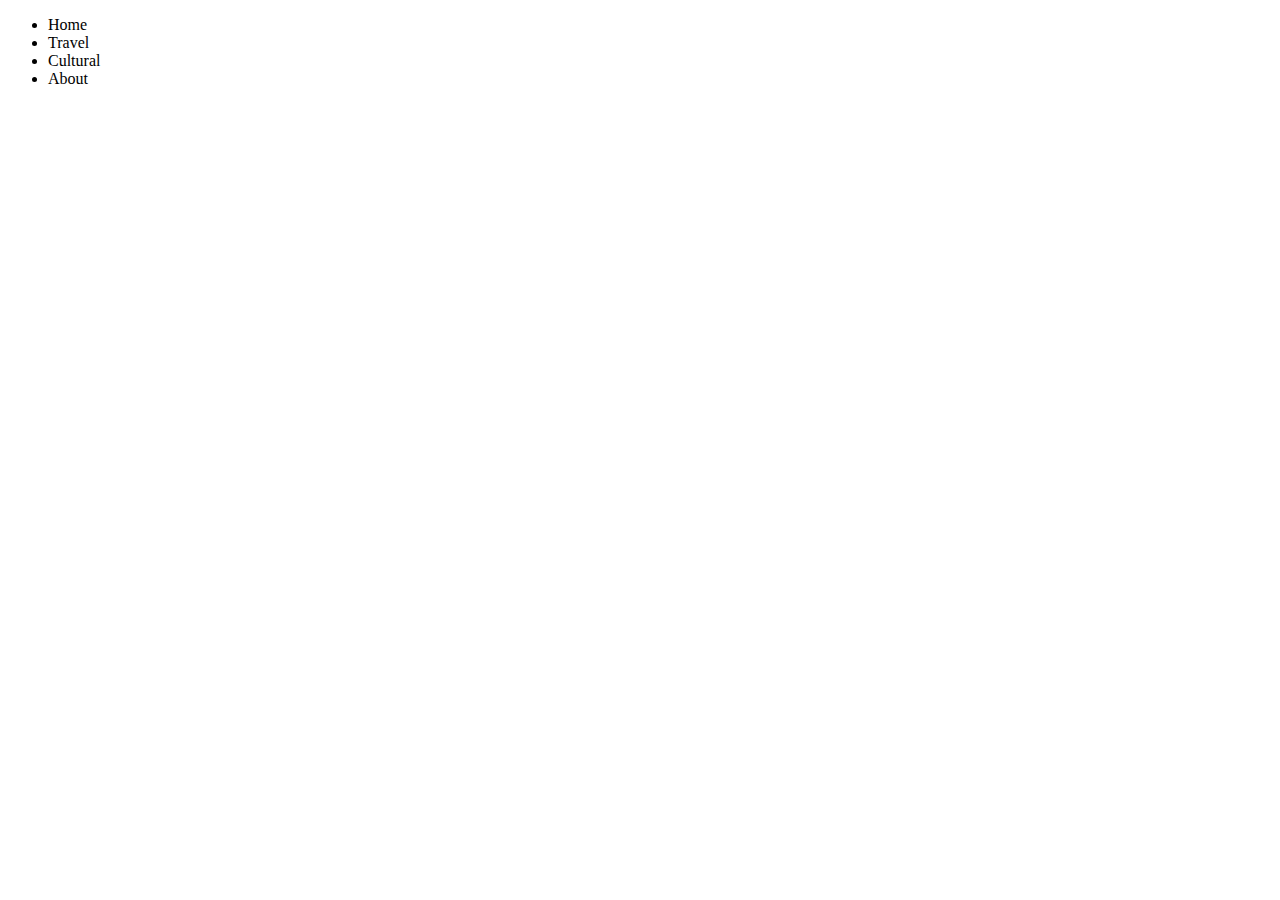
<file: index.html>
<!DOCTYPE html>
<html lang="en">
<head>
    <meta charset="UTF-8">
    <meta name="viewport" content="width=device-width, initial-scale=1.0">
    <title>Home</title>
</head>
<body>
    <header>
        <div class="logo"></div>
        <div class="pages">
            <ul>
                <li>Home</li>
                <li>Travel</li>
                <li>Cultural</li>
                <li>About</li>
            </ul>
        </div>
    </header>
</body>
</html>
</file>
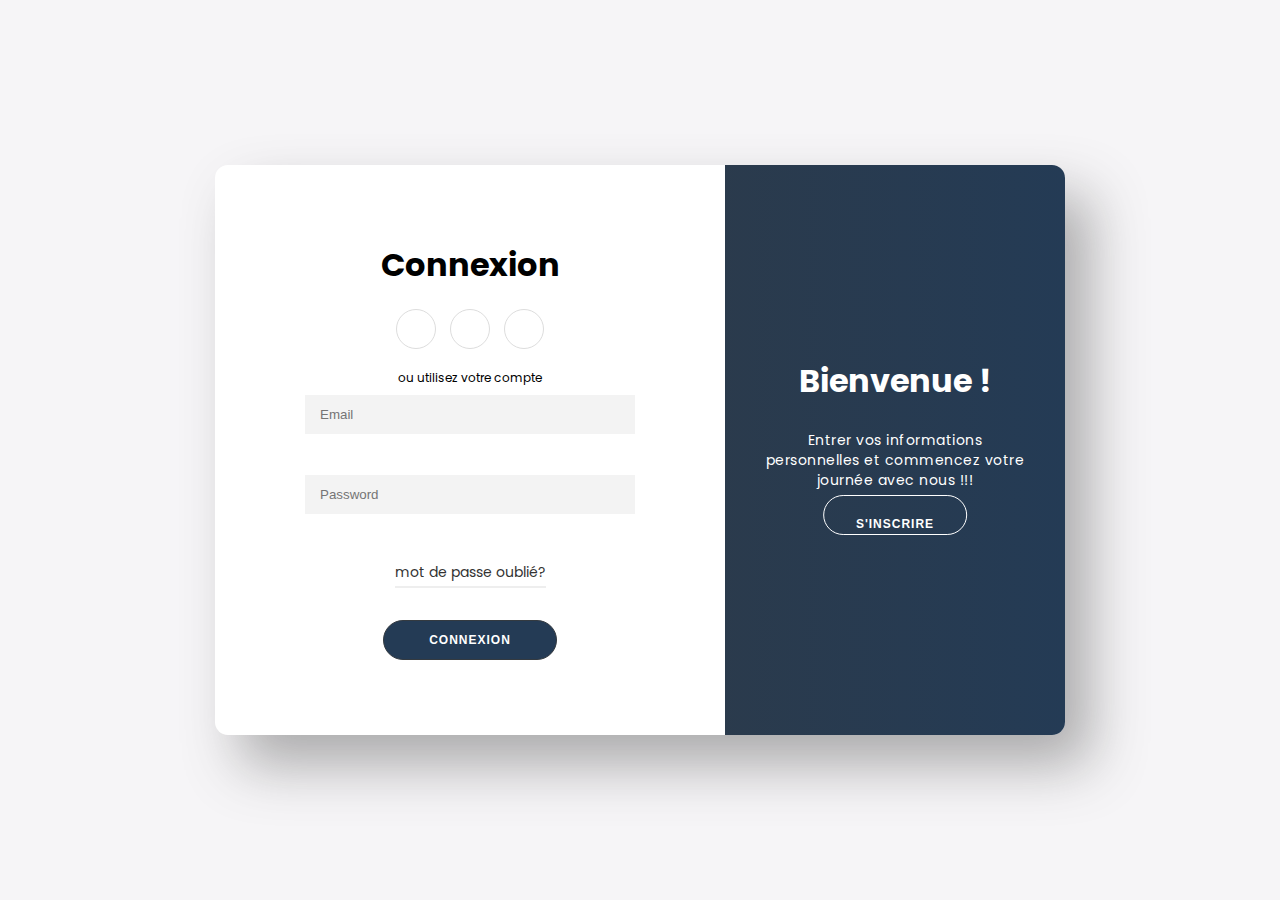
<file: log in/index.html>
<!DOCTYPE html>
<html lang="en">
  <head>
    <meta charset="UTF-8" />
    <meta http-equiv="X-UA-Compatible" content="IE=edge" />
    <meta name="viewport" content="width=device-width, initial-scale=1.0" />
    <title>Connexion</title>
    <!-- font awesome icons -->
    <link
      rel="stylesheet"
      href="https://cdnjs.cloudflare.com/ajax/libs/font-awesome/6.1.1/css/all.min.css"
      integrity="sha512-KfkfwYDsLkIlwQp6LFnl8zNdLGxu9YAA1QvwINks4PhcElQSvqcyVLLD9aMhXd13uQjoXtEKNosOWaZqXgel0g=="
      crossorigin="anonymous"
      referrerpolicy="no-referrer"
    />
    <!-- css stylesheet -->
    <link rel="stylesheet" href="./css/connexion.css" />
    <script defer src="./js/connexion.js"></script>
  </head>
  <body>
    <div class="container" id="container">
      <div class="form-container sign-up-container">
        <form id="form" action="#">
          <h1>Créer un compte</h1>
          <div class="social-container">
            <a href="#" class="social"><i class="fab fa-facebook-f"></i></a>
            <a href="#" class="social"><i class="fab fa-google-plus-g"></i></a>
            <a href="#" class="social"><i class="fab fa-linkedin-in"></i></a>
          </div>
          <span> ou utilisez votre email pour la connexion </span>
          <div class="infield">
            <i class="fa-regular fa-circle-check"></i>
            <i class="fa-solid fa-exclamation"></i>
            <input id="username" type="text" placeholder="Nom" />
            <label></label>
            <small> Message d'erreur</small>
          </div>
          <div class="infield">
            <i class="fa-regular fa-circle-check"></i>
            <i class="fa-solid fa-exclamation"></i>
            <input id="email" type="email" placeholder="Email" name="email" />
            <label></label>
            <small> Message d'erreur</small>
          </div>
          <div class="infield">
            <i class="fa-regular fa-circle-check"></i>
            <i class="fa-solid fa-exclamation"></i>
            <input id="password" type="password" placeholder="Mot de passe" />
            <label></label>
            <small> Message d'erreur</small>
          </div>
          <div class="infield">
            <i class="fa-regular fa-circle-check"></i>
            <i class="fa-solid fa-exclamation"></i>
            <input
              id="password2"
              type="password"
              placeholder="Confirmer le mot de passe"
            />
            <label></label>
            <small> Message d'erreur</small>
          </div>

          <button type="submit">S'inscrire</button>
        </form>
      </div>
      <!--//////////////////////////////////////////////////////////////////////////////////////////////////////////////////////////-->
      <div class="form-container sign-in-container">
        <form id="submitBtn" action="#">
          <h1>Connexion</h1>
          <div class="social-container">
            <a href="#" class="social"><i class="fab fa-facebook-f"></i></a>
            <a href="#" class="social"><i class="fab fa-google-plus-g"></i></a>
            <a href="#" class="social"><i class="fab fa-linkedin-in"></i></a>
          </div>
          <span>ou utilisez votre compte</span>
          <div class="infield">
            <i class="fa-regular fa-circle-check"></i>
            <i class="fa-solid fa-exclamation"></i>
            <input
              id="connectMail"
              type="email"
              placeholder="Email"
              name="email"
            />
            <label></label>
            <small> Message d'erreur</small>
          </div>
          <div class="infield">
            <i class="fa-regular fa-circle-check"></i>
            <i class="fa-solid fa-exclamation"></i>
            <input
              id="connectPassword"
              type="password"
              placeholder="Password"
              name="password"
            />
            <label></label>
            <small> Message d'erreur</small>
          </div>
          <a href="#" class="forgot">mot de passe oublié?</a>
          <!--<button> Sign In</button>-->
          <button type="submit" class="goTo">Connexion</button>
        </form>
      </div>
      <div class="overlay-container" id="overlayCon">
        <div class="overlay">
          <div class="overlay-panel overlay-left">
            <h1>Bon Retour!</h1>
            <p>
              Pour rester connecter avec nous veuillez vous connectez avec vos
              information personnelle
            </p>
            <button>Connexion</button>
          </div>
          <div class="overlay-panel overlay-right">
            <h1>Bienvenue !</h1>
            <p>
              Entrer vos informations personnelles et commencez votre journée
              avec nous !!!
            </p>
            <button>S'inscrire</button>
          </div>
        </div>
        <button id="overlayBtn"></button>
      </div>
    </div>
  </body>
</html>
</file>
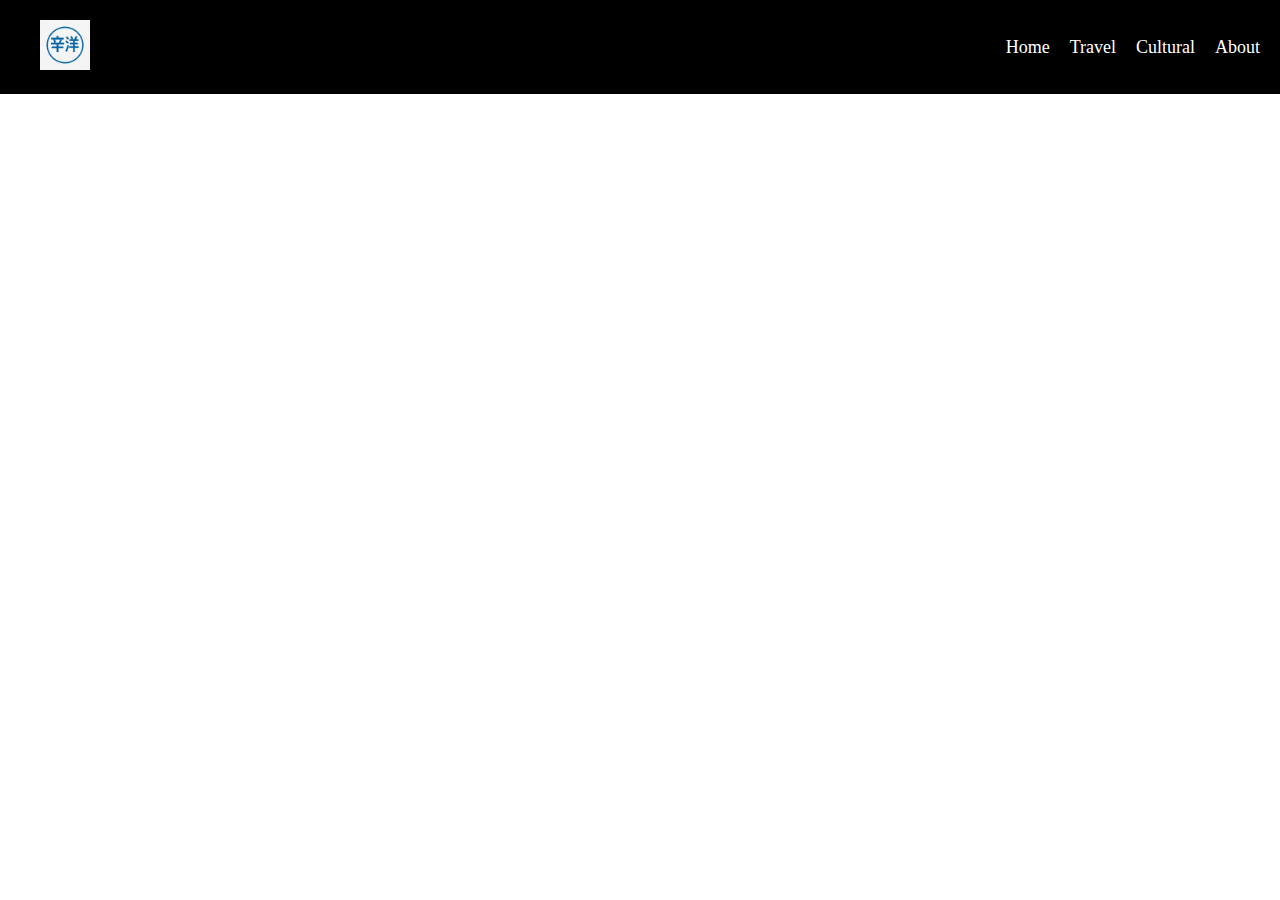
<file: site/About_pages/about.html>
<!DOCTYPE html>
<html lang="en">
<head>
    <meta charset="UTF-8">
    <meta name="viewport" content="width=device-width, initial-scale=1.0">
    <title>About Us</title>
    <link rel="stylesheet" href="/site/About_pages/style.css">
</head>
<body>
    <header>
        <div class="logo">
            <img src="/site/home_pages/photos/logo.jpg" alt="">
        </div>
        <div class="pages">
            <ul>
                <li><a href="/site/home_pages/index.html">Home</a></li>
                <li><a href="/site/Travel_pages/travel.html">Travel</a></li>
                <li><a href="/site/Culture_pages/culture.html">Cultural</a></li>
                <li><a href="/site/About_pages/about.html">About</a></li>
            </ul>
        </div>
    </header>
</body>
</html>
</file>
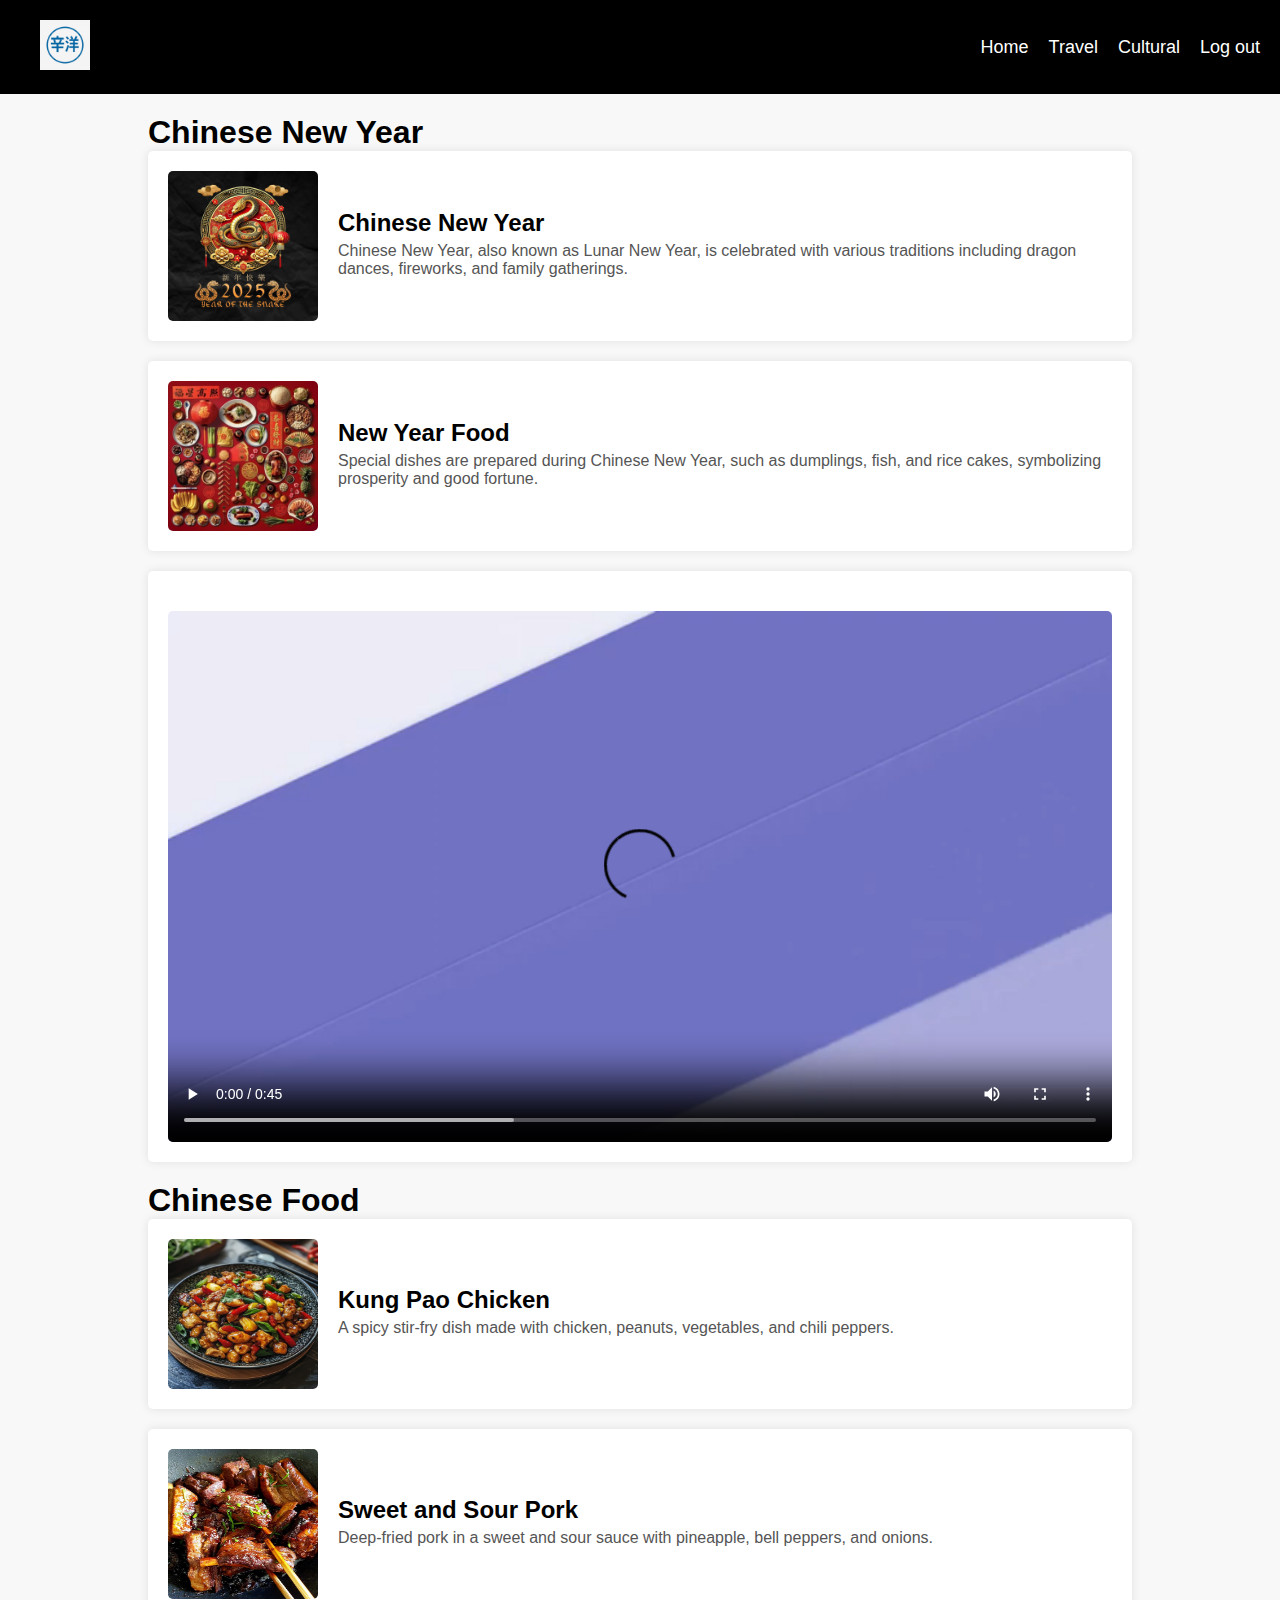
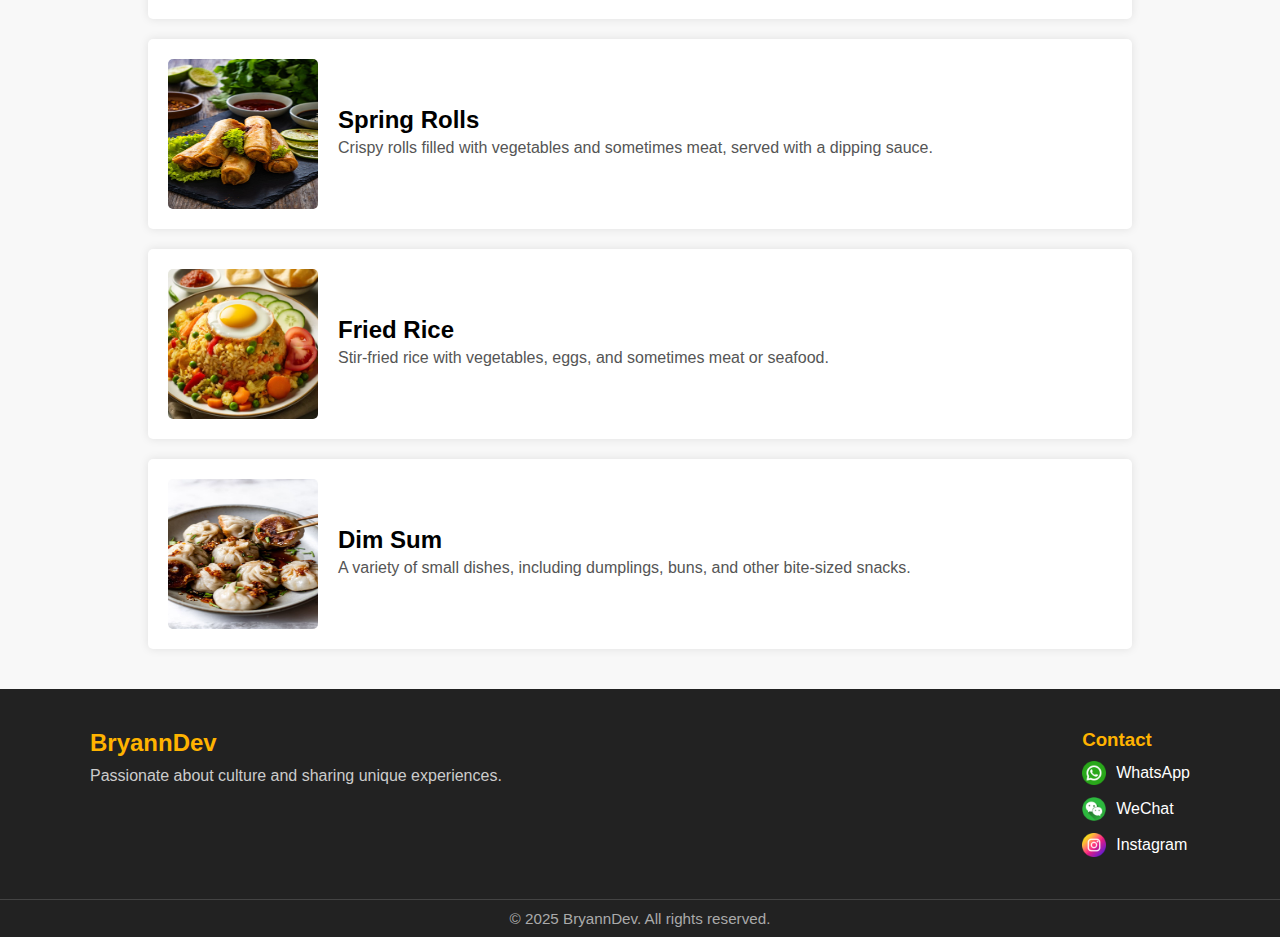
<file: site/Culture_pages/culture.html>
<!DOCTYPE html>
<html lang="en">
<head>
    <meta charset="UTF-8">
    <meta name="viewport" content="width=device-width, initial-scale=1.0">
    <title>Culture</title>
    <link rel="stylesheet" href="./style.css">
</head>
<body>
    <header>
        <div class="logo">
            <img src="../home_pages/photos/logo.jpg" alt="">
        </div>
        <div class="pages">
            <ul>
                <li><a href="../home_pages/index.html">Home</a></li>
                <li><a href="../Travel_pages/travel.html">Travel</a></li>
                <li><a href="culture.html">Cultural</a></li>
                <li><a href="../../log in/index.html">Log out</a></li>
            </ul>
        </div>
    </header>
     <div class="container">
         <h1>Chinese New Year</h1>
        
        <div class="new-year-item">
            <img src="./Photos/chinese_NY.jpg" alt="Chinese New Year">
            <div>
                <h2>Chinese New Year</h2>
                <p>Chinese New Year, also known as Lunar New Year, is celebrated with various traditions including dragon dances, fireworks, and family gatherings.</p>
            </div>
        </div>

        <div class="new-year-item">
            <img src="./Photos/NY_food.jpg" alt="New Year Food">
            <div>
                <h2>New Year Food</h2>
                <p>Special dishes are prepared during Chinese New Year, such as dumplings, fish, and rice cakes, symbolizing prosperity and good fortune.</p>
            </div>
        </div>
        
        <div class="new-year-item">
            <video controls>
                <source src="./Photos/Chinese_NY.mp4" type="video/mp4">
                Your browser does not support the video tag.
            </video>
        </div>
        <h1>Chinese Food </h1>
        
        <div class="menu-item">
            <img src="./Photos/Kung Pao Chicken.jpg" alt="Kung Pao Chicken">
            <div>
                <h2>Kung Pao Chicken</h2>
                <p>A spicy stir-fry dish made with chicken, peanuts, vegetables, and chili peppers.</p>
            </div>
        </div>

        <div class="menu-item">
            <img src="./Photos/Sweet and Sour Pork.jpg" alt="Sweet and Sour Pork">
            <div>
                <h2>Sweet and Sour Pork</h2>
                <p>Deep-fried pork in a sweet and sour sauce with pineapple, bell peppers, and onions.</p>
            </div>
        </div>

        <div class="menu-item">
            <img src="./Photos/Spring Rolls.jpg" alt="Spring Rolls">
            <div>
                <h2>Spring Rolls</h2>
                <p>Crispy rolls filled with vegetables and sometimes meat, served with a dipping sauce.</p>
            </div>
        </div>

        <div class="menu-item">
            <img src="./Photos/Rice.jpg" alt="Fried Rice">
            <div>
                <h2>Fried Rice</h2>
                <p>Stir-fried rice with vegetables, eggs, and sometimes meat or seafood.</p>
            </div>
        </div>

        <div class="menu-item">
            <img src="./Photos/Dumplings.jpg" alt="Dim Sum">
            <div>
                <h2>Dim Sum</h2>
                <p>A variety of small dishes, including dumplings, buns, and other bite-sized snacks.</p>
            </div>
        </div>
    </div>
    </div>
    <footer class="footer">
    <div class="footer-content">
        <div class="footer-brand">
            <h2>BryannDev</h2>
            <p>Passionate about culture and sharing unique experiences.</p>
        </div>
        <div class="footer-contact">
            <h3>Contact</h3>
            <ul>
                <li>
                    <a href="https://wa.me/your_number" target="_blank">
                        <img src="../social_icone/whatsapp.png" alt="WhatsApp logo in green and white, symbolizing messaging and communication, set against a plain background" class="icon"> WhatsApp
                    </a>
                </li>
                <li>
                    <a href="#" title="WeChat: your_wechat_id">
                        <img src="../social_icone/wechat.png" alt="WeChat" class="icon"> WeChat
                    </a>
                </li>
                <li>
                    <a href="https://instagram.com/your_instagram" target="_blank">
                        <img src="../social_icone/instagram.png" alt="Instagram" class="icon"> Instagram
                    </a>
                </li>
            </ul>
        </div>
    </div>
    <div class="footer-bottom">
        &copy; 2025 BryannDev. All rights reserved.
    </div>
</footer>
</body>
</html>
</file>
<file: log in/css/connexion.css>
@import url("https://fonts.googleapis.com/css2?family=Poppins:wght@100;200;300;400;500;600;700;800;900&display=swap");

* {
  padding: 0px;
  margin: 0px;
  box-sizing: border-box;
}
/*#141e30*/

:root {
  --linear-grad: linear-gradient(to right, #343a40, #243b55);
  --grad-clr1: #343a40;
  --grad-clr2: #243b55;
  --color-sucess: #2ecc71;
  --color-error: #e74c3c;
}

body {
  height: 100vh;
  background: #f6f5f7;
  display: grid;
  place-content: center;
  font-family: "Poppins", sans-serif;
}
.container {
  position: relative;
  width: 850px;
  height: 570px;
  background-color: #fff;
  box-shadow: 25px 30px 55px #5557;
  border-radius: 13px;
  overflow: hidden;
}

.form-container {
  position: absolute;
  width: 60%;
  height: 100%;
  padding: 0 40px;
  transition: all 0.6s ease-in-out;
}

.sign-up-container {
  opacity: 0;
  z-index: 1;
}
.sign-in-container {
  z-index: 2;
}

form {
  height: 100%;
  display: flex;
  flex-direction: column;
  align-items: center;
  justify-content: center;
  padding: 0 50px;
}
h1 {
  color: var (--grad-clr1);
}
.social-container {
  margin: 20px 0;
}
.social-container a {
  border: 1px solid #ddd;
  border-radius: 50%;
  display: inline-flex;
  justify-content: center;
  align-items: center;
  margin: 0 5px;
  height: 40px;
  width: 40px;
}

span {
  font-size: 12px;
}
.infield {
  position: relative;
  margin: 8px 0;
  width: 100%;
}
.infield i {
  position: absolute;
  top: 10px;
  left: 310px;
  visibility: hidden;
}
.infield small {
  visibility: hidden;
}
input {
  width: 100%;
  padding: 12px 15px;
  background-color: #f3f3f3;
  border: none;
  outline: none;
}
.error input {
  border: 1px solid var(--color-error);
}
.success input {
  border: 1px solid var(--color-sucess);
}
.infield.success i.fa-circle-check {
  color: var(--color-sucess);
  visibility: visible;
}
.infield.error i.fa-exclamation {
  color: var(--color-error);
  visibility: visible;
}
.infield.error small {
  color: var(--color-error);
  visibility: visible;
}
label {
  position: absolute;
  left: 50%;
  /*top: 100%;*/
  transform: translateX(-50%);
  width: 0%;
  height: 2px;
  background: var(--linear-grad);
  transition: 0.3s;
}
input:focus ~ label {
  width: 100%;
}
a {
  color: #333;
  font-size: 14px;
  text-decoration: none;
  margin: 15px 0;
}

a.forgot {
  padding-bottom: 3px;
  border-bottom: 2px solid #eee;
}
button {
  border-radius: 20px;
  border: 1px solid var(--grad-clr1);
  background: var(--grad-clr2);
  color: #fff;
  font-size: 12px;
  font-weight: bold;
  padding: 12px 45px;
  letter-spacing: 1px;
  text-transform: uppercase;
  cursor: pointer;
  margin-top: -20px;
}
.goTo {
  border-radius: 20px;
  border: 1px solid var(--grad-clr1);
  background: var(--grad-clr2);
  color: #fff;
  font-size: 12px;
  font-weight: bold;
  padding: 12px 45px;
  letter-spacing: 1px;
  text-transform: uppercase;
}
.form-container button {
  margin-top: 17px;
  transition: 80ms ease-in;
}
.form-container button:hover {
  background: #fff;

  color: var(--grad-clr1);
}
.overlay-container {
  position: absolute;
  top: 0;
  left: 60%;
  width: 40%;
  height: 100%;
  overflow: hidden;
  transition: transform 0.6s ease-in-out;
  z-index: 9;
}
#overlayBtn {
  cursor: pointer;
  position: absolute;
  left: 50%;
  top: 350px;
  transform: translateX(-50%);
  width: 143.67px;
  height: 40px;
  border: 1px solid #fff;
  background: transparent;
  border-radius: 20px;
}

.overlay {
  position: relative;
  background: var(--linear-grad);

  color: #fff;
  left: -150%;
  height: 100%;
  width: 250%;
  transition: transform 0.6s ease-in-out;
}
.overlay-panel {
  position: absolute;
  display: flex;
  align-items: center;
  justify-content: center;
  flex-direction: column;
  padding: 0px 40px;
  text-align: center;
  height: 100%;
  width: 340px;
  transition: 0.6s ease-in-out;
}
.overlay-left {
  right: 60%;
  transform: translateX(-12%);
}
.overlay-right {
  right: 0;
  transform: translateX(0%);
}
.overlay-panel h1 {
  color: #fff;
}
p {
  font-size: 14px;
  font-weight: 300px;
  line-height: 20px;
  letter-spacing: 0.5px;
  margin: 25px 0 35px;
}
.overlay-panel button {
  border: none;
  background-color: transparent;
}

.right-panel-active .overlay-container {
  transform: translateX(-150%);
}

.right-panel-active .overlay {
  transform: translateX(50%);
}

.right-panel-active .overlay-left {
  transform: translateX(25%);
}

.right-panel-active .overlay-right {
  transform: translateX(35%);
}

.right-panel-active .sign-in-container {
  transform: translateX(20%);
  opacity: 0;
}

.right-panel-active .sign-up-container {
  transform: translateX(66.7%);
  opacity: 1;
  z-index: 5;
  animation: show 0.6s;
}
@keyframes show {
  0%,
  50% {
    opacity: 0;
    z-index: 1;
  }
  50.1%,
  100% {
    opacity: 1;
    z-index: 5;
  }
}

.btnScaled {
  animation: scaleBtn 0.6s;
}
@keyframes scaleBtn {
  0% {
    width: 143.67px;
  }
  50% {
    width: 250px;
  }
  100% {
    width: 143.67px;
  }
}
</file>
<file: site/About_pages/style.css>
*{
    margin: 0;
    padding: 0;
    box-sizing: border-box;
}

header {
    display: flex;
    justify-content: space-between;
    align-items: center;
    padding: 20px;
    background-color: black;
    color: #fff;
}

.logo img {
    width: 100px;
    height: auto;
}

.pages ul {
    list-style: none;
    display: flex;
    margin: 0;
    padding: 0;
}

.pages ul li {
    margin-left: 20px;
}

.pages ul li a {
    text-decoration: none;
    color: #fff;
    font-size: 18px;
    transition: color 0.3s ease;
}

.pages ul li a:hover {
    color: #ff6347;
}
.logo img{
    width: 50px;
    height: 50px;
    margin-left: 20px;
}
</file>
<file: site/Culture_pages/style.css>
/*body {
            font-family: Arial, sans-serif;
            margin: 0;
            padding: 0;
            background-color: #f8f8f8;
        }
        .container {
            width: 80%;
            margin: auto;
            padding: 20px;
        }
        .menu-item {
            background-color: #fff;
            padding: 20px;
            margin-bottom: 20px;
            border-radius: 5px;
            box-shadow: 0 0 10px rgba(0, 0, 0, 0.1);
            display: flex;
            align-items: center;
        }
        .menu-item img {
            width: 150px;
            height: 150px;
            border-radius: 5px;
            margin-right: 20px;
        }
        .menu-item h2 {
            margin: 0;
            font-size: 24px;
        }
        .menu-item p {
            margin: 5px 0;
            color: #555;
        }*/
*{
    margin: 0;
    padding: 0;
    box-sizing: border-box;
}

header {
    display: flex;
    justify-content: space-between;
    align-items: center;
    padding: 20px;
    background-color: black;
    color: #fff;
}

.logo img {
    width: 100px;
    height: auto;
}

.pages ul {
    list-style: none;
    display: flex;
    margin: 0;
    padding: 0;
}

.pages ul li {
    margin-left: 20px;
}

.pages ul li a {
    text-decoration: none;
    color: #fff;
    font-size: 18px;
    transition: color 0.3s ease;
}

.pages ul li a:hover {
    color: #ff6347;
}
.logo img{
    width: 50px;
    height: 50px;
    margin-left: 20px;
}
body {
            font-family: Arial, sans-serif;
            margin: 0;
            padding: 0;
            background-color: #f8f8f8;
        }
        .container {
            width: 80%;
            margin: auto;
            padding: 20px;
        }
        .menu-item, .new-year-item {
            background-color: #fff;
            padding: 20px;
            margin-bottom: 20px;
            border-radius: 5px;
            box-shadow: 0 0 10px rgba(0, 0, 0, 0.1);
            display: flex;
            align-items: center;
        }
        .menu-item img, .new-year-item img {
            width: 150px;
            height: 150px;
            border-radius: 5px;
            margin-right: 20px;
        }
        .menu-item h2, .new-year-item h2 {
            margin: 0;
            font-size: 24px;
        }
        .menu-item p, .new-year-item p {
            margin: 5px 0;
            color: #555;
        }
        .new-year-item video {
            width: 100%;
            border-radius: 5px;
            margin-top: 20px;
        }
        /* Ajoute dans style.css */
.footer {
    background: #222;
    color: #fff;
    padding: 40px 0 10px 0;
    font-family: 'Segoe UI', Arial, sans-serif;
}
.footer-content {
    display: flex;
    justify-content: space-between;
    align-items: flex-start;
    max-width: 1100px;
    margin: 0 auto;
    flex-wrap: wrap;
    gap: 40px;
}
.footer-brand h2 {
    margin-bottom: 10px;
    color: #ffb300;
}
.footer-brand p {
    font-size: 1rem;
    color: #ccc;
}
.footer-contact h3 {
    margin-bottom: 10px;
    color: #ffb300;
}
.footer-contact ul {
    list-style: none;
    padding: 0;
}
.footer-contact li {
    margin-bottom: 12px;
}
.footer-contact a {
    color: #fff;
    text-decoration: none;
    display: flex;
    align-items: center;
    transition: color 0.2s;
}
.footer-contact a:hover {
    color: #ffb300;
}
.icon {
    width: 24px;
    height: 24px;
    margin-right: 10px;
    vertical-align: middle;
}
.footer-bottom {
    text-align: center;
    margin-top: 30px;
    font-size: 0.95rem;
    color: #aaa;
    border-top: 1px solid #444;
    padding-top: 10px;
}
@media (max-width: 700px) {
    .footer-content {
        flex-direction: column;
        align-items: center;
        gap: 20px;
    }
    .footer-brand, .footer-contact {
        text-align: center;
    }
}
/* Responsive layout for all pages */
@media (max-width: 1100px) {
  .container, .main-content, .footer-content, .travel-cards, .destination-section, .practical-info-section {
    max-width: 98vw;
    padding-left: 2vw;
    padding-right: 2vw;
  }
}

@media (max-width: 900px) {
  header, .pages, .footer-content, .travel-cards, .destination-section, .practical-info, .testimonials {
    flex-direction: column !important;
    align-items: center !important;
    gap: 18px !important;
  }
  .logo img {
    width: 90px;
    height: auto;
  }
  .travel-card, .testimonial-card, .practical-info > div {
    width: 98vw !important;
    min-width: 0 !important;
    max-width: 100% !important;
  }
  .destination-gallery img, .destination-gallery video, .travel-media-gallery img, .travel-media-gallery video {
    width: 90vw !important;
    max-width: 320px;
    height: auto;
  }
}

@media (max-width: 600px) {
  body, html {
    font-size: 15px;
  }
  h1 { font-size: 1.5rem; }
  h2 { font-size: 1.2rem; }
  .first-content, .footer-content, .main-content, .travel-card, .testimonial-card, .practical-info-section {
    padding: 10px !important;
  }
  .pages ul {
    flex-direction: column;
    gap: 8px;
  }
  .footer-content {
    flex-direction: column;
    align-items: center;
    gap: 10px;
  }
}
</file>
